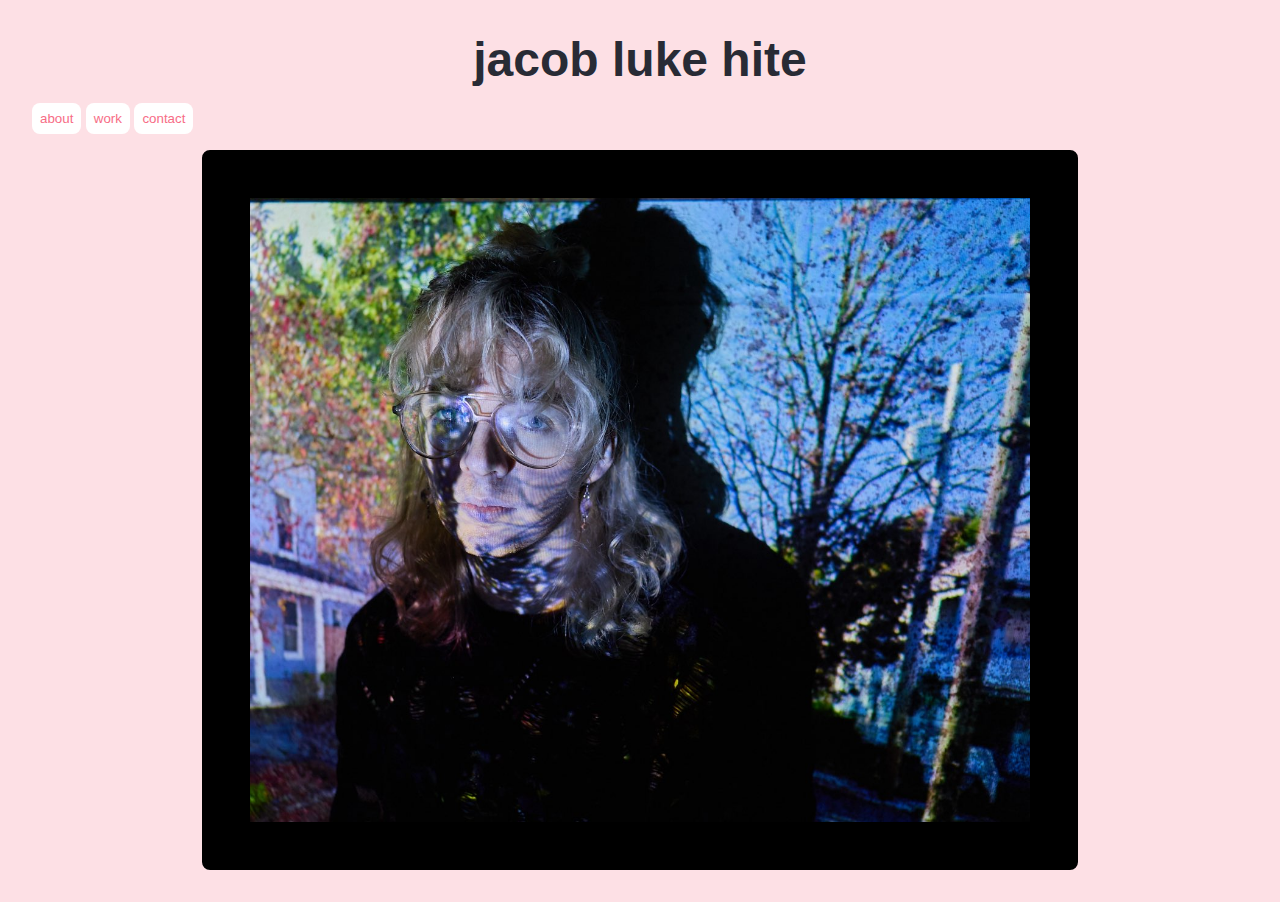
<file: index.html>
<!DOCTYPE html>
<html>
  <head>
    <link href="src/css/index.css" type="text/css" rel="stylesheet" />
    <title >jacob luke hite</title>
  </head>
  <body style="padding-top: 0px;">
   <div style="align-items: center; justify-content: center; justify-items: center; padding-bottom: 16px;">
      <h1 style="margin-bottom: 16px;">jacob luke hite</h1>
      <button><a class="link-button" href="src/html/about.html">about</a></button>
      <button> <a class="link-button" href="src/html/work.html">work</a></button>
      <button><a class="link-button" href="src/html/contact.html">contact</a></button>

   </div>
   <div style="justify-content: center;  display: flex; height: 80vh;">
      <img src="src/images/jacob1.jpg" style="border-color: black; border-radius: 8px; border-width: 48px; border-style: solid; justify-self: center"></img>
   </div>
   
  </body>
</html>
</file>
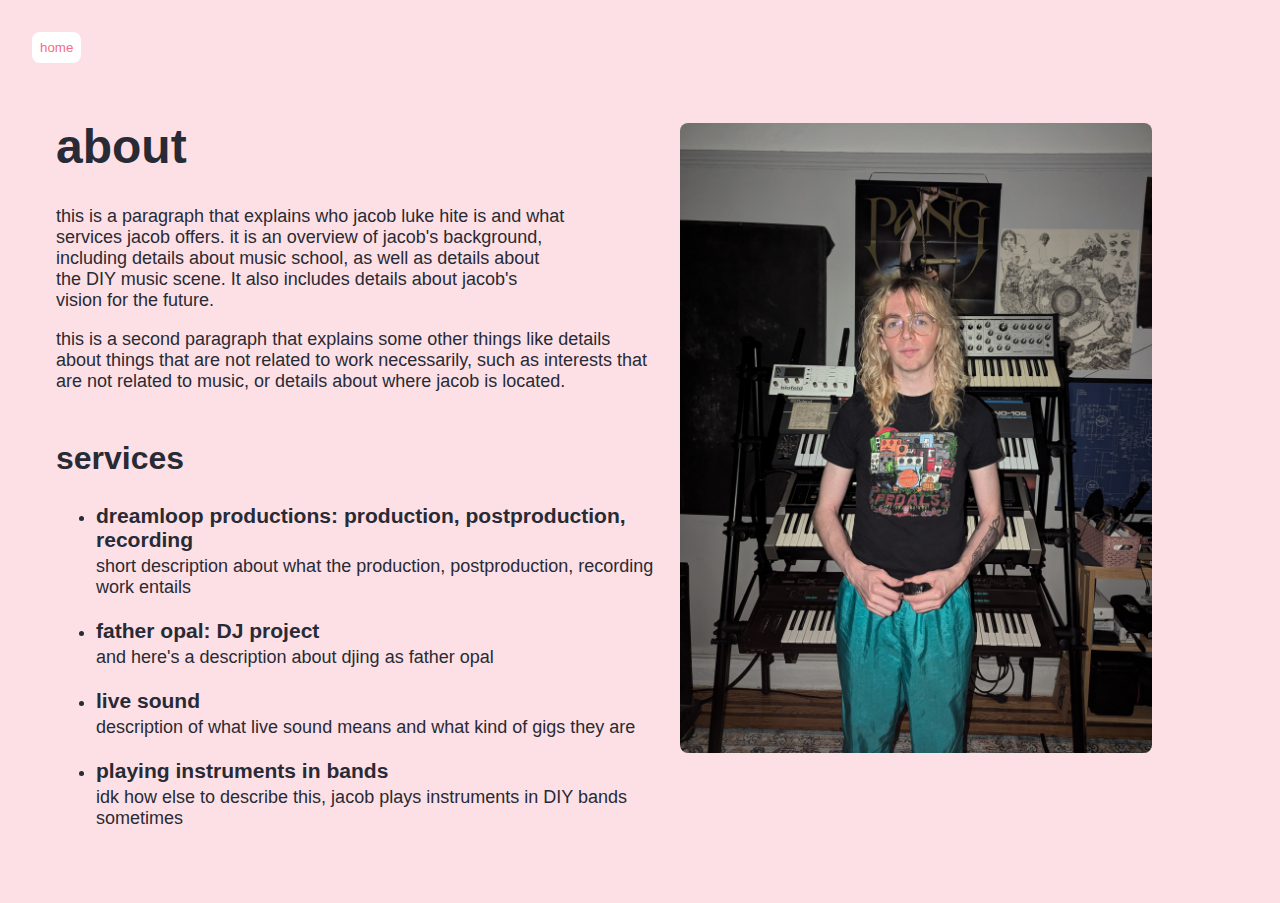
<file: src/html/about.html>
<!DOCTYPE html>
<html>
  <head>
    <link href="../css/index.css" type="text/css" rel="stylesheet" />
    <title>jacob luke hite | about</title>
  </head>
  <header>
    <button><a class="link-button" href="../../index.html">home</a></button>
  </header>
  <body>
   <div style="display: flex; flex-direction: row; justify-content: space-between; padding: 24px; gap: 24px">
      <div style="width: 50vw">
         <h1>about</h1>
         <p style="width: 40vw">
         this is a paragraph that explains who jacob luke hite is and what services
         jacob offers. it is an overview of jacob's background, including details
         about music school, as well as details about the DIY music scene. It also
         includes details about jacob's vision for the future. 
         </p>
         <p>
         this is a second paragraph that explains some other things like details about 
         things that are not related to work necessarily, such as interests that are not 
         related to music, or details about where jacob is located.
         </p>
         <h2 style="margin-top: 48px">services</h2>
         <ul>
            <li>
               <h3 style="margin-bottom: 4px">dreamloop productions: production, postproduction, recording</h3>
               <p style="margin-top: 0px">short description about what the production, postproduction, recording work entails</p>
            </li>
            <li>
               <h3 style="margin-bottom: 4px">father opal: DJ project</h3>
               <p style="margin-top: 0px">and here's a description about djing as father opal</p>
            </li>
            <li>
               <h3 style="margin-bottom: 4px">live sound</h3>
               <p style="margin-top: 0px">description of what live sound means and what kind of gigs they are</p>
            </li>
            <li>
               <h3 style="margin-bottom: 4px">playing instruments in bands</h3>
               <p style="margin-top: 0px">idk how else to describe this, jacob plays instruments in DIY bands sometimes</p>
            </li>
         </ul>
      </div>
      <div>
         <img src="../images/jacob-studio.jpg" style="height: 70vh; margin-top: 4vh; border-radius: 8px; margin-right: 8vh"></img>
      </div>
   </div>
  </body>
</html>
</file>
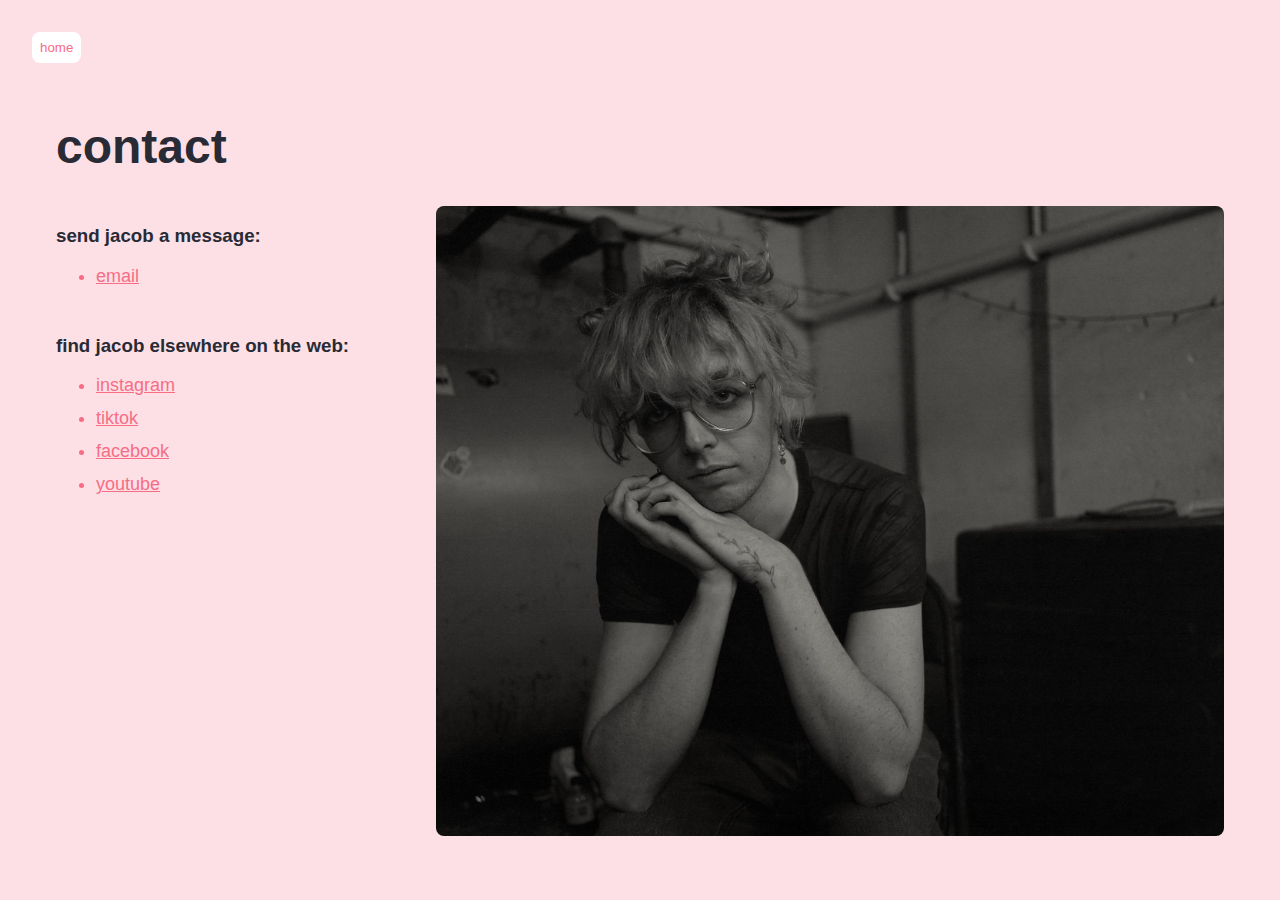
<file: src/html/contact.html>
<!DOCTYPE html>
<html>
   <head>
      <link href="../css/index.css" type="text/css" rel="stylesheet">
      <title>jacob luke hite | contact</title>
   </head>
   <header>
      <button><a class="link-button" href="../../index.html">home</a></button>
   </header>
   <body>
      <div style=" padding: 24px">
         <h1>contact</h1>
         <div style="display: flex; flex-direction: row; gap: 32px;">
            <div style="width: 40vw; border-radius: 8px;">
               <h3>send jacob a message:<h3>
               <ul>
                  <li style="color: #f76d86; font-weight: 400;">
                     <a href="mailto:jhite700@gmail.com?subject=website%20contact">email</a> 
                     <!-- TODO - get work email -->
                  </li>
               </ul>
               <h3 style="margin-top: 48px; ">find jacob elsewhere on the web:</h3>
               <ul style="display: grid; gap: 12px;">
                  <li style="color: #f76d86;">
                     <a href="https://www.instagram.com/father.opal/">instagram</a>
                  </li>
                  <li style="color: #f76d86;">
                     <a href="https://www.tiktok.com/@fatheropal">tiktok</a>
                  </li>
                  <li style="color: #f76d86;">
                     <a href="https://www.facebook.com/people/Dreamloop-Productions/100090695754652/">facebook</a>
                  </li>
                  <li style="color: #f76d86;">
                     <a href="">youtube</a>
                     <!-- TODO - get youtube acct -->
                  </li>
               </ul>
            </div>
            <div>
               <img src="../images/jacob12.jpg" style="height: 70vh; border-radius: 8px;"></img>
            </div>
         </div>

      </div>


     
   </body>
</html>
</file>
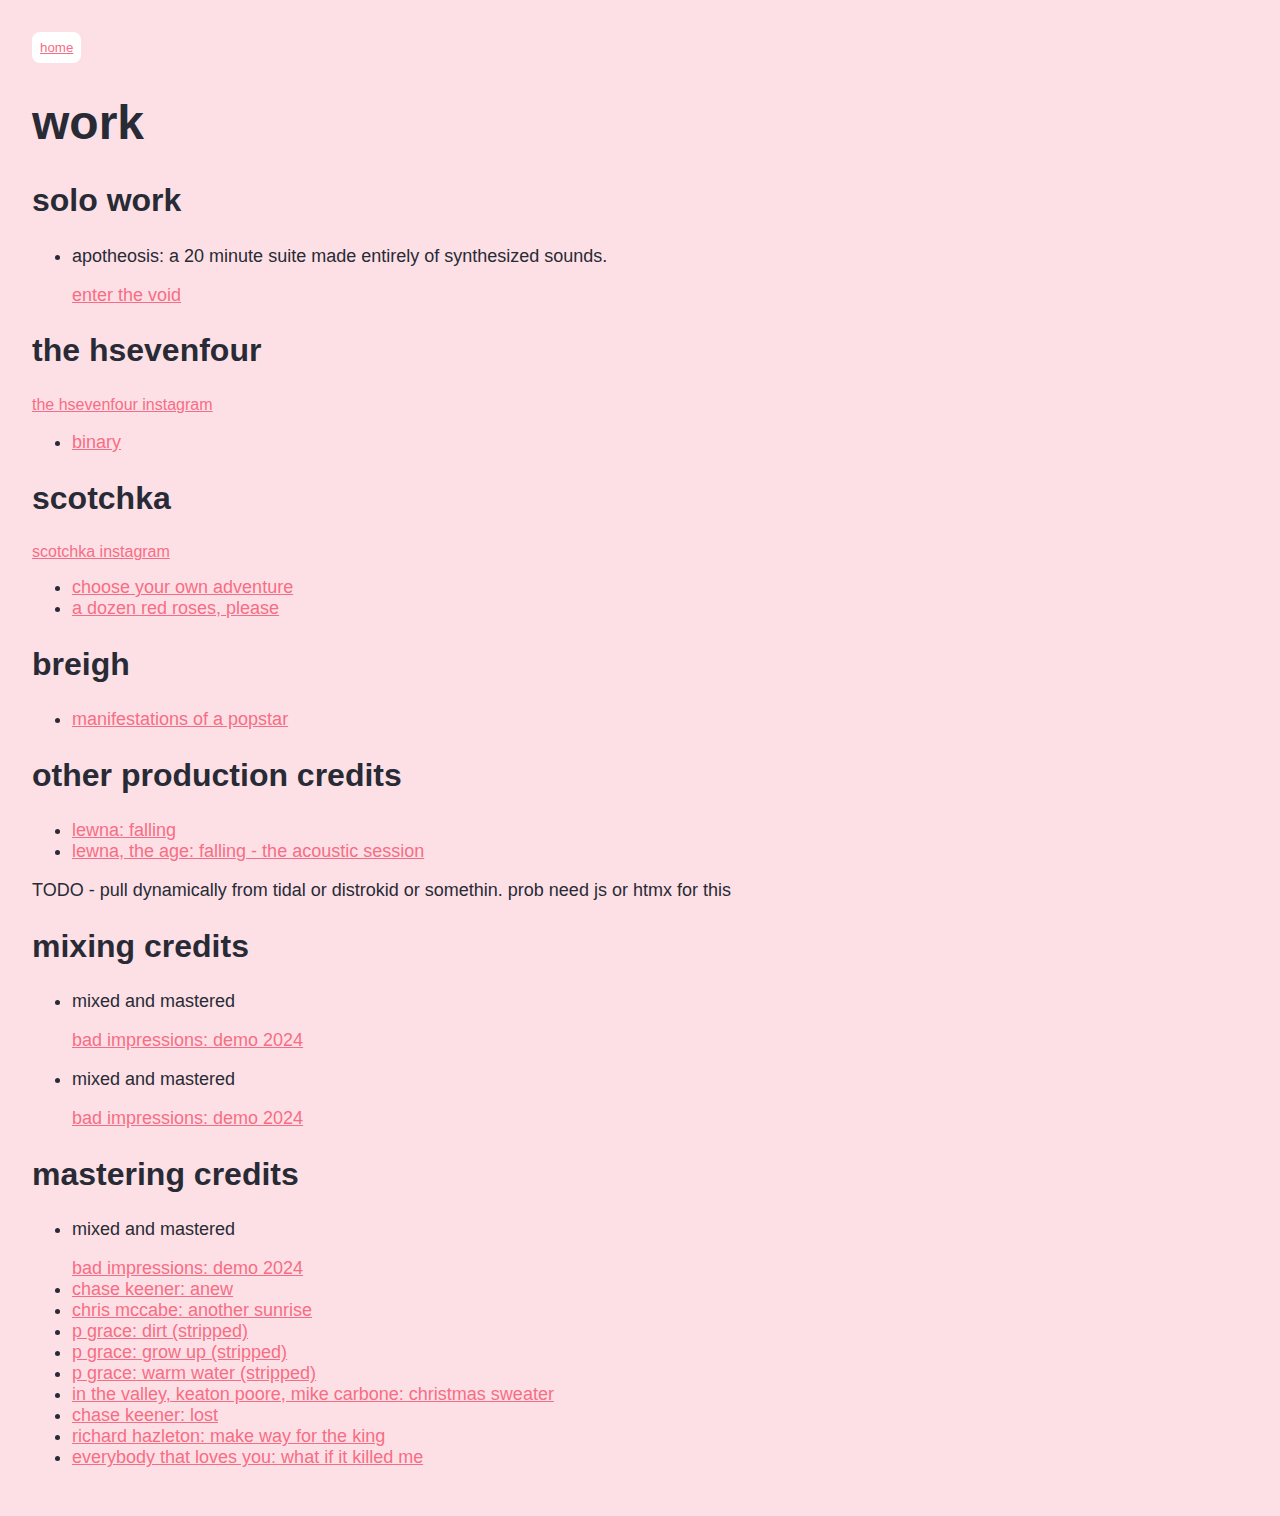
<file: src/html/credits.html>
<!DOCTYPE html>
<html>
  <head>
    <link href="../css/index.css" type="text/css" rel="stylesheet" />
    <title>jacob luke hite | work</title>
  </head>
  <header>
    <button><a href="../../index.html">home</a></button>
  </header>
  <body>
    <h1>work</h1>
    <h2>solo work</h2>
    <ul>
      <li>
        <p>
          apotheosis: a 20 minute suite made entirely of synthesized sounds.
        </p>
        <a
          href="https://soundcloud.com/jacoblukehite/apotheosis?ref=clipboard&p=i&c=1&utm_source=clipboard&utm_medium=text&utm_campaign=social_sharing"
          >enter the void</a
        >
      </li>
    </ul>
    <h2>the hsevenfour</h2>
    <a href="https://www.instagram.com/thehsevenfour/"
      >the hsevenfour instagram</a
    >
    <ul>
      <li>
        <p></p>
        <a href="https://distrokid.com/hyperfollow/thehsevenfour/binary"
          >binary</a
        >
      </li>
    </ul>
    <h2>scotchka</h2>
    <a href="https://www.instagram.com/_scotchka/">scotchka instagram</a>
    <ul>
      <li>
        <a
          href="https://scotchkascotchka.bandcamp.com/album/choose-your-own-adventure"
          >choose your own adventure</a
        >
      </li>
      <li>
        <a
          href="https://scotchkascotchka.bandcamp.com/album/a-dozen-red-roses-please"
          >a dozen red roses, please</a
        >
      </li>
    </ul>
    <h2>breigh</h2>
    <ul>
      <li>
        <a
          href="https://open.spotify.com/album/0xPfucn5KS2j3Z7f2G9bQe?si=ytgY415hSeyeDZ3KT2YhXA"
          >manifestations of a popstar</a
        >
      </li>
    </ul>
    <h2>other production credits</h2>
    <ul>
      <li>
        <a
          href="https://open.spotify.com/track/2RpZMfIdFNO9bodgM9e7Fk?si=0f210bbaa1004819"
          >lewna: falling</a
        >
      </li>
      <li>
        <a
          href="https://open.spotify.com/track/2Rd5doR10nZZ9FxAn5qfgF?si=095a5c095b864d35"
          >lewna, the age: falling - the acoustic session</a
        >
      </li>
    </ul>
    <p>
      TODO - pull dynamically from tidal or distrokid or somethin. prob need js
      or htmx for this
    </p>
    <h2>mixing credits</h2>
    <ul>
      <li>
        <p>mixed and mastered</p>
        <a href="https://open.spotify.com/album/7gAeQrL1jW8rw500kNRJ2I"
          >bad impressions: demo 2024</a
        >
      </li>
      <li>
        <p>mixed and mastered</p>
        <a href="https://open.spotify.com/album/7gAeQrL1jW8rw500kNRJ2I"
          >bad impressions: demo 2024</a
        >
      </li>
    </ul>
    <h2>mastering credits</h2>
    <ul>
      <li>
        <p>mixed and mastered</p>
        <a href="https://open.spotify.com/album/7gAeQrL1jW8rw500kNRJ2I"
          >bad impressions: demo 2024</a
        >
      </li>
      <li>
        <a
          href="https://open.spotify.com/track/7F6eG9G8o2s5MQWxP616fS?si=b84171dcb2e34cf4"
          >chase keener: anew</a
        >
      </li>
      <li>
        <a
          href="https://open.spotify.com/track/67Kq1HzIEzzoCvMCXvbFgf?si=26c0a93d61094d02"
          >chris mccabe: another sunrise</a
        >
      </li>
      <li>
        <a
          href="https://open.spotify.com/track/3RJhyzppbEqDpvfDIXByjv?si=30f18f33b4d34e74"
          >p grace: dirt (stripped)</a
        >
      </li>
      <li>
        <a
          href="https://open.spotify.com/track/67plDn2kR2jy8VsfrpZVFt?si=77ec00be92524080"
          >p grace: grow up (stripped)</a
        >
      </li>
      <li>
        <a
          href="https://open.spotify.com/track/6ZnMQNzgUzOskzMOQ3Eq0b?si=b555c7a2adc8480e"
          >p grace: warm water (stripped)</a
        >
      </li>
      <li>
        <a
          href="https://open.spotify.com/track/0avajlmBANxXBPZIWf0QSu?si=a19e7f3f8df24fbf"
          >in the valley, keaton poore, mike carbone: christmas sweater</a
        >
      </li>
      <li>
        <a
          href="https://open.spotify.com/album/6AVvAmqhOhjyagtSqjXKJq?si=2-m36PxKSXC-JwaFxYD0ng"
          >chase keener: lost</a
        >
      </li>
      <li>
        <a
          href="https://open.spotify.com/album/43xKUF1mfxjOwzXOS5iINt?si=thDQgc9LSGGOhMgK2JPtNQ"
          >richard hazleton: make way for the king</a
        >
      </li>
      <li>
        <a
          href="https://open.spotify.com/album/4MeR0V58YdIBcGaLKP3dFj?si=mKsq8tseTWSLLRMnCzm3_A"
          >everybody that loves you: what if it killed me
        </a>
      </li>
    </ul>
  </body>
</html>
</file>
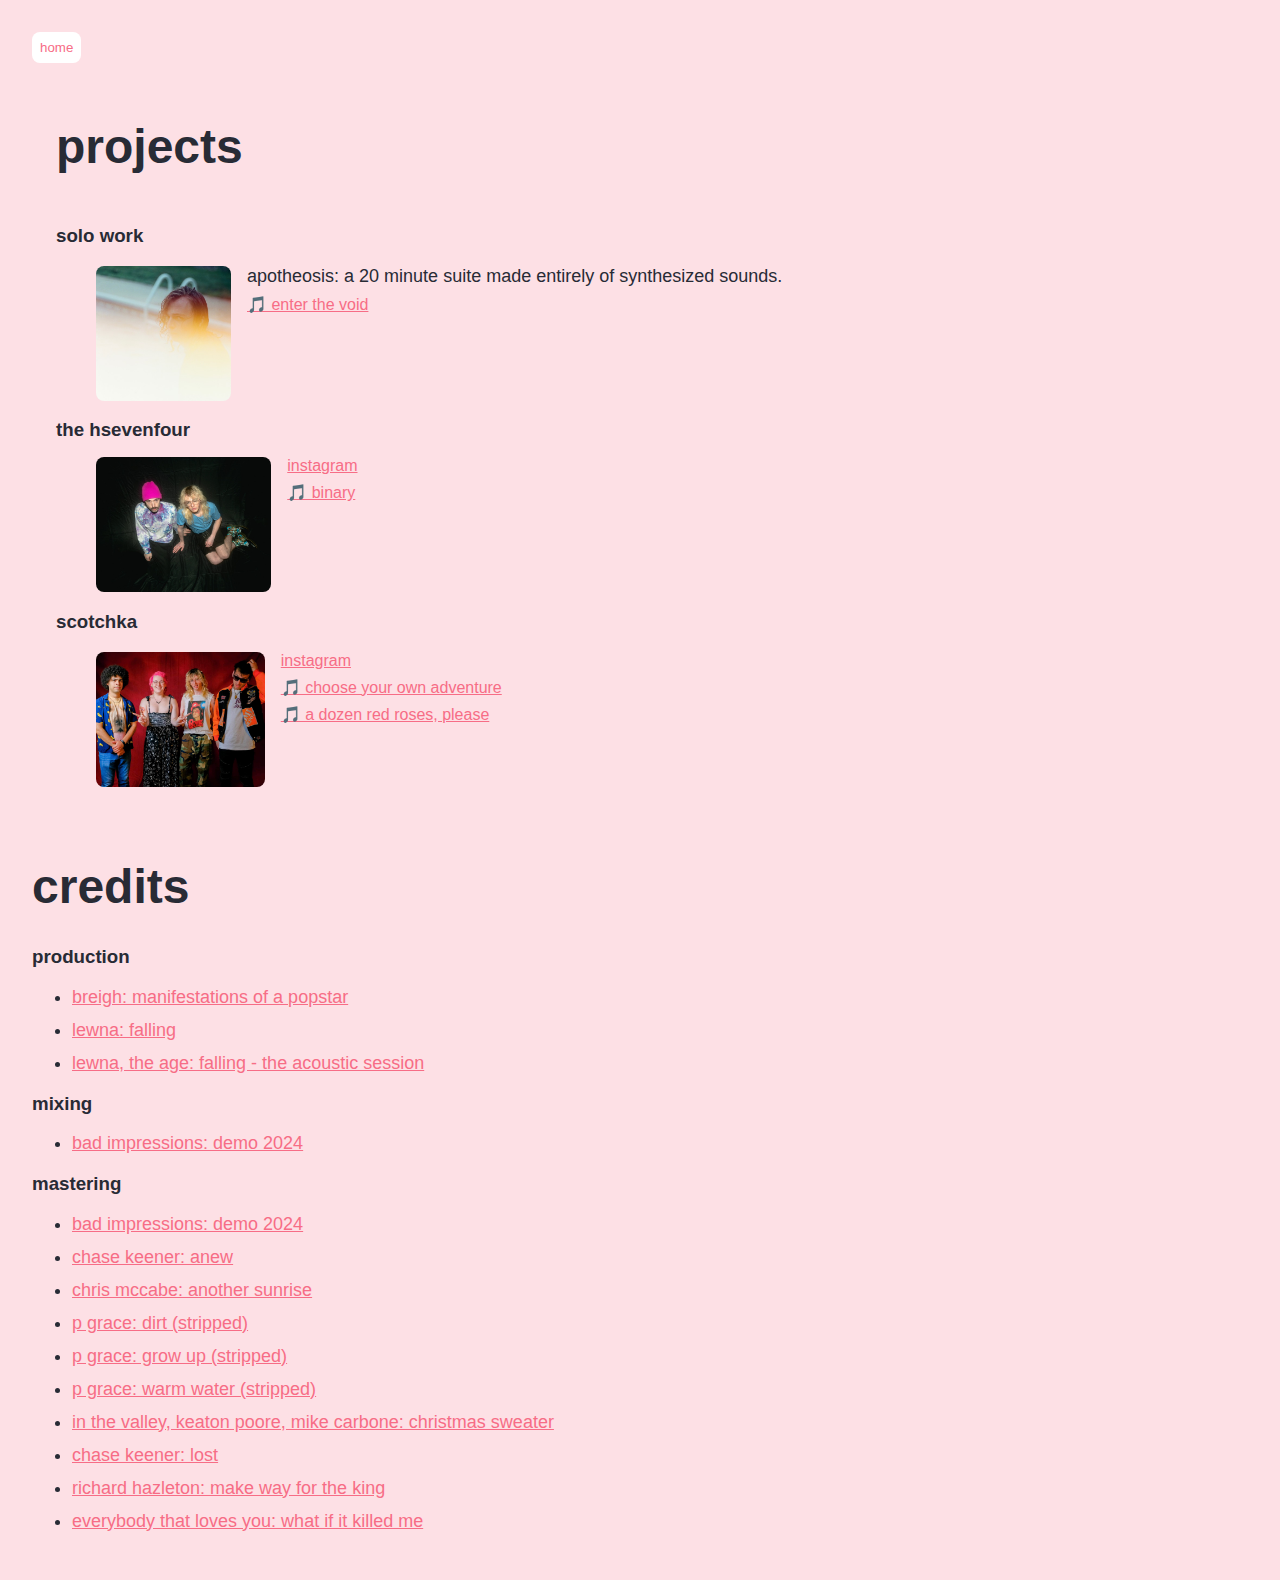
<file: src/html/work.html>
<!DOCTYPE html>
<html>
  <head>
    <link href="../css/index.css" type="text/css" rel="stylesheet" />
    <title>jacob luke hite | work</title>
  </head>
  <header>
    <button><a class="link-button" href="../../index.html">home</a></button>
  </header>
  <body>
    <div style="display: flex; flex-direction: column; padding: 24px">
      <h1>projects</h1>
      <div>
        <h3>solo work</h3>
        <div
          style="
            display: flex;
            flex-direction: row;
            gap: 16px;
            margin-left: 40px;
          "
        >
          <img
            src="../images/apotheosis.jpg"
            style="height: 15vh; border-radius: 8px"
          />
          <div style="display: flex; flex-direction: column">
            <p style="margin-top: 0px; margin-bottom: 8px">
              apotheosis: a 20 minute suite made entirely of synthesized sounds.
            </p>
            <a
              href="https://soundcloud.com/jacoblukehite/apotheosis?ref=clipboard&p=i&c=1&utm_source=clipboard&utm_medium=text&utm_campaign=social_sharing"
              >🎵 enter the void
            </a>
          </div>
        </div>
      </div>
      <div style="display: flex; flex-direction: column; gap: 8px">
        <h3 style="margin-bottom: 8px">the hsevenfour</h3>
        <div style="display: flex; flex-direction: row; gap: 16px">
          <img
            src="../images/hsevenfour2.jpg"
            style="height: 15vh; margin-left: 40px; border-radius: 8px"
          />
          <div style="display: flex; flex-direction: column; gap: 8px">
            <a href="https://www.instagram.com/thehsevenfour/">instagram</a>
            <a href="https://distrokid.com/hyperfollow/thehsevenfour/binary"
              >🎵 binary</a
            >
          </div>
        </div>
      </div>
      <div>
        <h3>scotchka</h3>
        <div
          style="
            display: flex;
            flex-direction: row;
            margin-left: 40px;
            gap: 16px;
          "
        >
          <img
            src="../images/scotchka.jpg"
            style="height: 15vh; border-radius: 8px"
          />
          <div style="display: flex; flex-direction: column; gap: 8px">
            <a href="https://www.instagram.com/_scotchka/">instagram</a>
            <a
              href="https://scotchkascotchka.bandcamp.com/album/choose-your-own-adventure"
              >🎵 choose your own adventure</a
            >
            <a
              href="https://scotchkascotchka.bandcamp.com/album/a-dozen-red-roses-please"
              >🎵 a dozen red roses, please</a
            >
          </div>
        </div>
      </div>
    </div>
    <h1 style="margin-top: 48px">credits</h1>
    <h3>production</h3>
    <ul style="display: grid; gap: 12px">
      <li>
        <a
          href="https://open.spotify.com/album/0xPfucn5KS2j3Z7f2G9bQe?si=ytgY415hSeyeDZ3KT2YhXA"
          >breigh: manifestations of a popstar</a
        >
      </li>
      <li>
        <a
          href="https://open.spotify.com/track/2RpZMfIdFNO9bodgM9e7Fk?si=0f210bbaa1004819"
          >lewna: falling</a
        >
      </li>
      <li>
        <a
          href="https://open.spotify.com/track/2Rd5doR10nZZ9FxAn5qfgF?si=095a5c095b864d35"
          >lewna, the age: falling - the acoustic session</a
        >
      </li>
    </ul>
    <h3>mixing</h3>
    <ul style="display: grid; gap: 12px">
      <li>
        <a href="https://open.spotify.com/album/7gAeQrL1jW8rw500kNRJ2I"
          >bad impressions: demo 2024</a
        >
      </li>
    </ul>
    <h3>mastering</h3>
    <ul style="display: grid; gap: 12px">
      <li>
        <a href="https://open.spotify.com/album/7gAeQrL1jW8rw500kNRJ2I"
          >bad impressions: demo 2024</a
        >
      </li>
      <li>
        <a
          href="https://open.spotify.com/track/7F6eG9G8o2s5MQWxP616fS?si=b84171dcb2e34cf4"
          >chase keener: anew</a
        >
      </li>
      <li>
        <a
          href="https://open.spotify.com/track/67Kq1HzIEzzoCvMCXvbFgf?si=26c0a93d61094d02"
          >chris mccabe: another sunrise</a
        >
      </li>
      <li>
        <a
          href="https://open.spotify.com/track/3RJhyzppbEqDpvfDIXByjv?si=30f18f33b4d34e74"
          >p grace: dirt (stripped)</a
        >
      </li>
      <li>
        <a
          href="https://open.spotify.com/track/67plDn2kR2jy8VsfrpZVFt?si=77ec00be92524080"
          >p grace: grow up (stripped)</a
        >
      </li>
      <li>
        <a
          href="https://open.spotify.com/track/6ZnMQNzgUzOskzMOQ3Eq0b?si=b555c7a2adc8480e"
          >p grace: warm water (stripped)</a
        >
      </li>
      <li>
        <a
          href="https://open.spotify.com/track/0avajlmBANxXBPZIWf0QSu?si=a19e7f3f8df24fbf"
          >in the valley, keaton poore, mike carbone: christmas sweater</a
        >
      </li>
      <li>
        <a
          href="https://open.spotify.com/album/6AVvAmqhOhjyagtSqjXKJq?si=2-m36PxKSXC-JwaFxYD0ng"
          >chase keener: lost</a
        >
      </li>
      <li>
        <a
          href="https://open.spotify.com/album/43xKUF1mfxjOwzXOS5iINt?si=thDQgc9LSGGOhMgK2JPtNQ"
          >richard hazleton: make way for the king</a
        >
      </li>
      <li>
        <a
          href="https://open.spotify.com/album/4MeR0V58YdIBcGaLKP3dFj?si=mKsq8tseTWSLLRMnCzm3_A"
          >everybody that loves you: what if it killed me
        </a>
      </li>
    </ul>
  </body>
</html>
</file>
<file: src/css/index.css>
* {
  font-family: Helvetica, Arial, sans-serif;
}

body {
  background-color: #fde0e5;
  padding: 24px;
}

h1 {
  color: #282b35;
  font-size: 48px;
}

h2 {
  font-size: 32px;
  color: #282b35;
}

h3 {
  color: #282b35;
}

p {
  color: #282b35;
  font-size: large;
}

li {
  color: #282b35;
  font-size: large;
}

button {
  border: none;
  padding: 8px;
  border-radius: 8px;
  background-color: white;
}

.link-button {
  text-decoration: none;
}

a {
  color: #f76d86;
}

.decorative-border-aqua {
  color: #009688;
  padding: 24px;
  box-shadow: inset #009688 0 0 0 5px, inset #059c8e 0 0 0 1px,
    inset #0cab9c 0 0 0 10px, inset #1fbdae 0 0 0 11px, inset #8ce9ff 0 0 0 16px,
    inset #48e4d6 0 0 0 17px, inset #e5f9f7 0 0 0 21px, inset #bfecf7 0 0 0 22px;
}

.decorative-border-grayscale {
  padding: 22px;
  box-shadow: inset #313131 0 0 0 5px, inset #4e4e4e 0 0 0 1px,
    inset #6d6d6d 0 0 0 10px, inset #7e7e7e 0 0 0 11px, inset #989898 0 0 0 16px,
    inset rgb(182, 182, 182) 0 0 0 17px, inset #d3d3d3 0 0 0 21px,
    inset #f3f3f3 0 0 0 22px;
}

/* 
#313131
#fcdbcc coral
  color: #fcccd5;  pink
  background-color: #fde0e5; light pink
  #f76d86 # dark pink 
 
    color: rgb(77, 81, 87); dark grey

 #ccedfc; light blue 

h1 {
  color: SeaGreen;
}


p, 
li {
  font-size: 18px;
}


a {
  text-decoration: none;
} */
</file>
